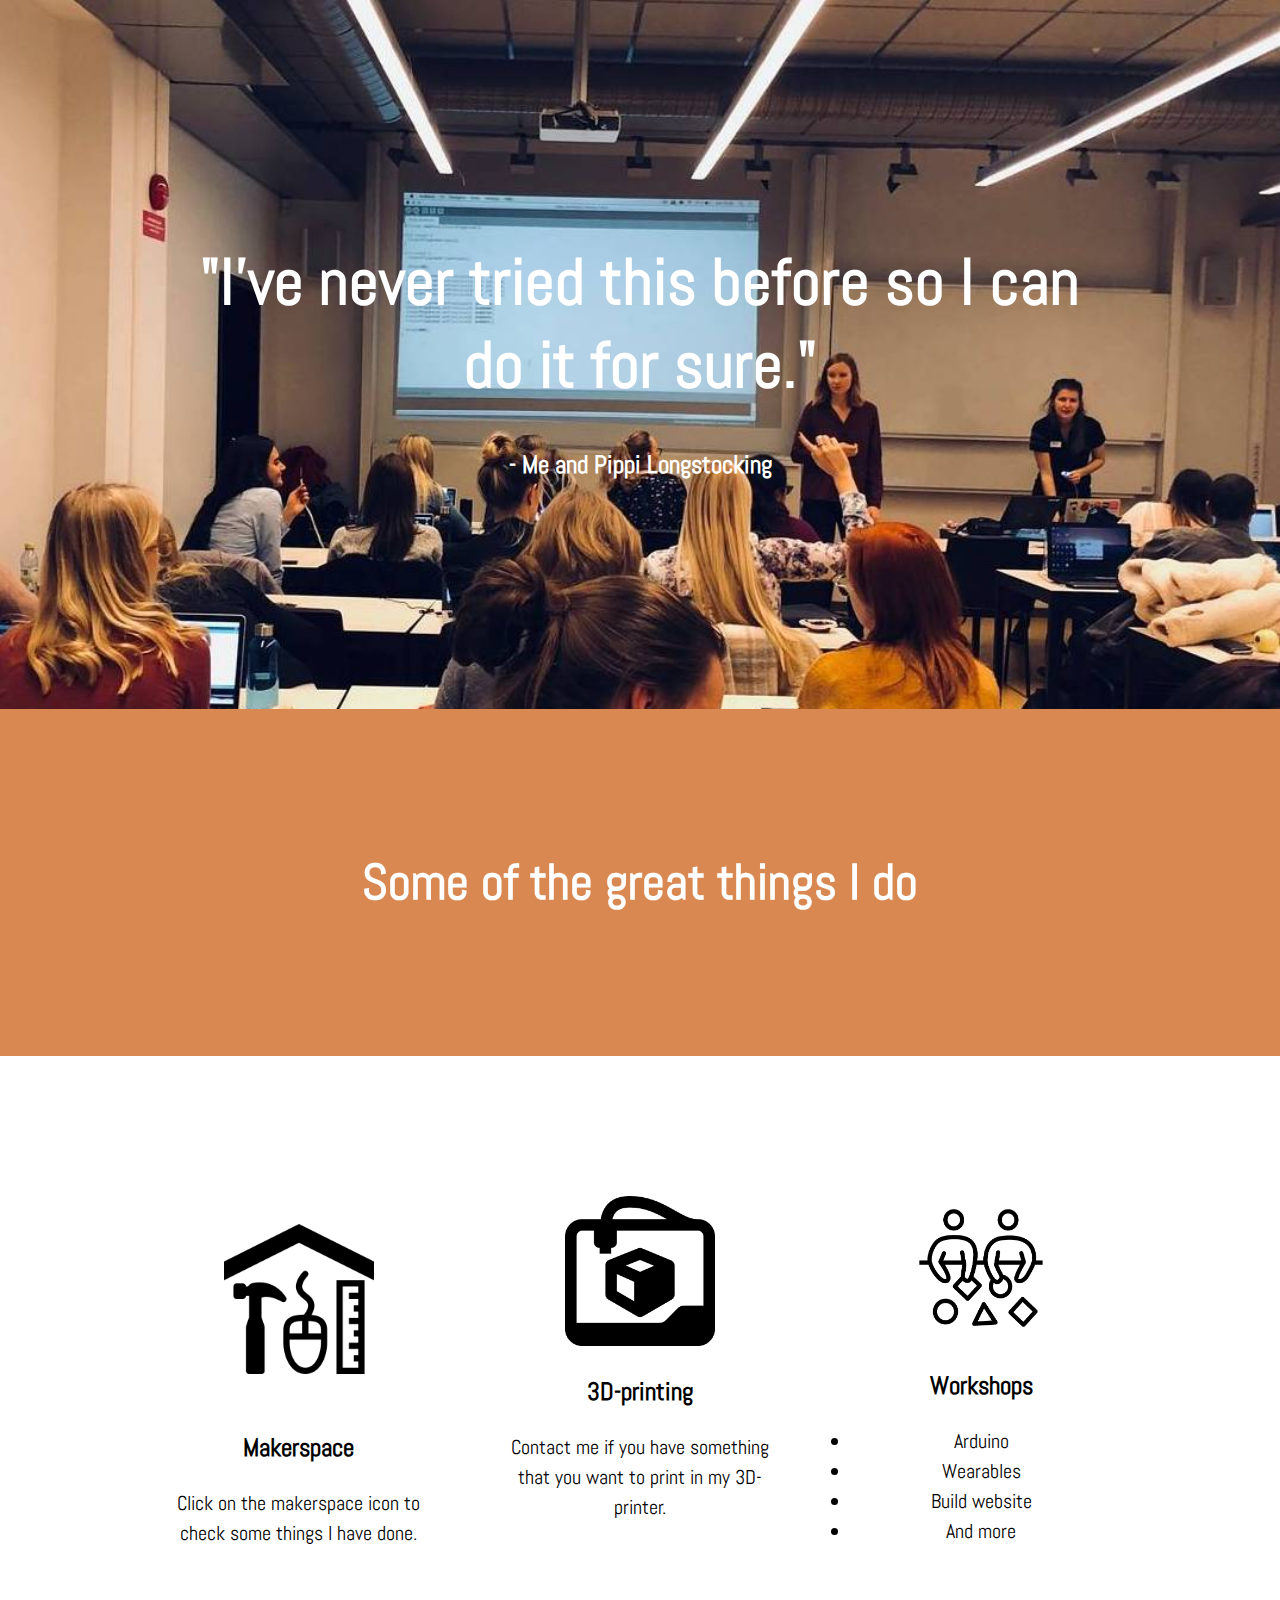
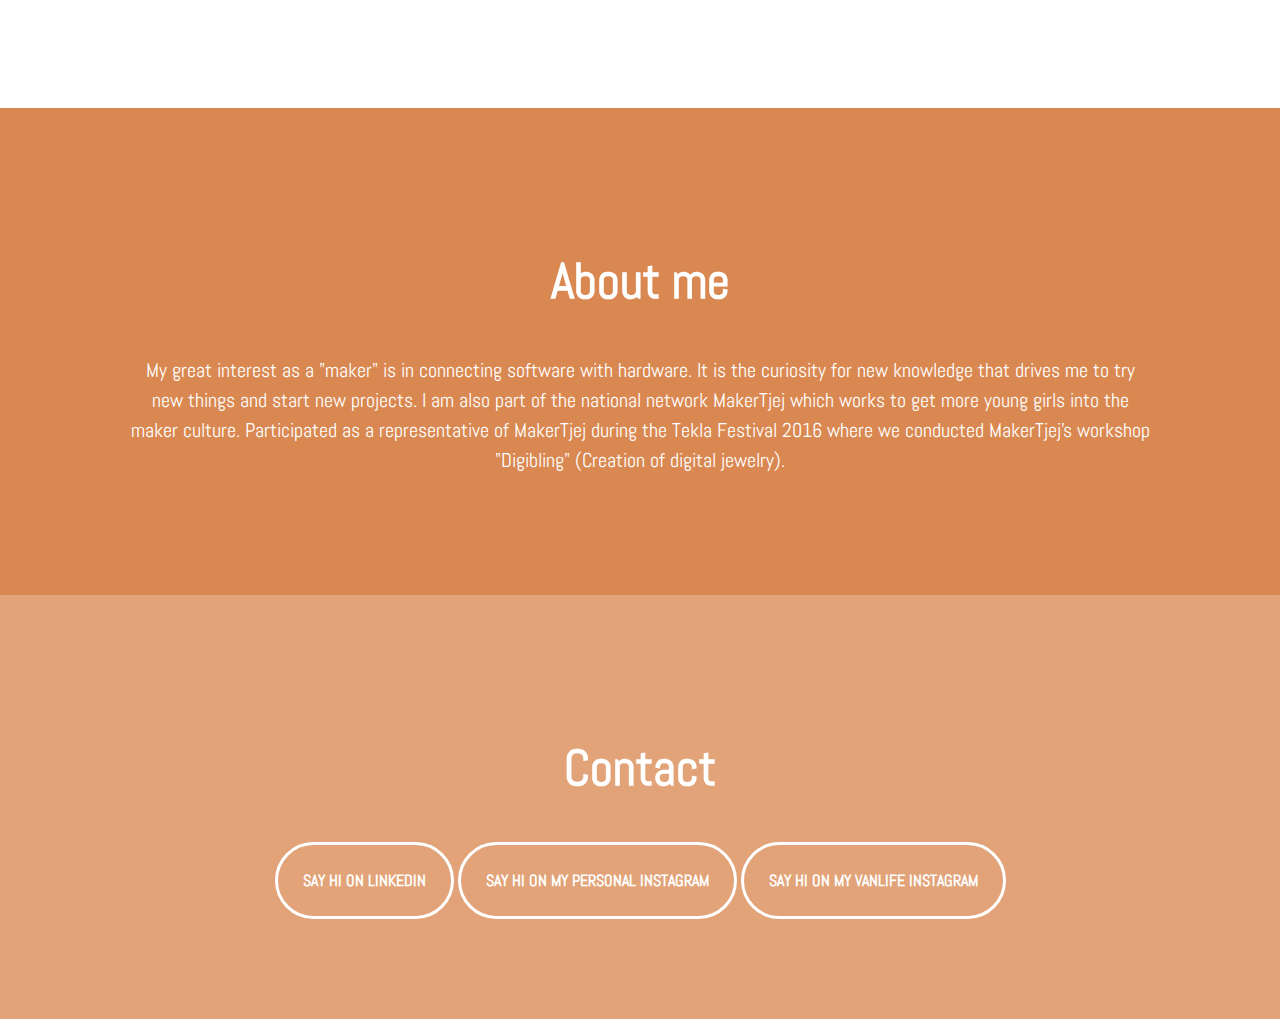
<file: index.html>
<!DOCTYPE html>

<!-- Yay! Idag bygger vi en företagssite. Några saker som kan vara bra innan du börjar
      är att veta två saker med det här dokumentet. 
      
      Du kommer att märka att vi använder en klass som heter container på alla sektioner 
      på den här sidan. Den styr själva grundstrukturen, dvs hur 
      bred varje sektion är, hur texten ska vara formaterad och sånt som är samma på alla 
      sektioner. 
      
      En annan nyhet är att vi använder en bakgrundsbild till toppen på sidan, det är ett 
      vanligt sätt när man vill ha text ovanpå en bild. Det som är lite annorlunda att denna 
      läggs in i CSS dokumentet och inte i html filen, precis som om du hade gjort en bakgrundsfärg 
      – så kika efter background-image så hittar du den där. 

      Lycka till! -->


<html lang="en">
<head>
  <meta charset="UTF-8">
  <meta name="viewport" content="width=device-width, initial-scale=1.0">
  <meta http-equiv="X-UA-Compatible" content="ie=edge">
  <link rel="stylesheet" href="style.css" type="text/css">
  <link rel='icon' href='favicon.ico' type='image/x-icon'/>
  <!--En font som vi denna gång hämtar från google fonts-->
  <link rel="preconnect" href="https://fonts.googleapis.com">    
  <link rel="preconnect" href="https://fonts.gstatic.com" crossorigin>
  <link href="https://fonts.googleapis.com/css2?family=Abel&display=swap" rel="stylesheet">
  <title>JuliaAnnaNilsson</title>
</head>

      <body>
            
            <!-- Här finns all html kod som har med toppen på sidan att göra, 
            - kom ihåg att du hittar bilden i css dokumentet -->

            <header>
                  <div class="containerheader">
                        <h1>"I've never tried this before so I can do it for sure." </h1> 
                        <p>- Me and Pippi Longstocking</p>
                  </div>
            </header>

            <!-- Här finns all html kod som har med dom tre iconerna att göra -->

            <section class="what-we-do">

                  <div class="great-things">
                        <h2>Some of the great things I do</h2>
                  </div>

                  <div class="container">  

                        <div class="icons">
                              <div class="icon">
                                    <a href="makerspace.html"><img src="./images/makerspace.png"></a>
                                    <h3>Makerspace</h3>
                                    <p>Click on the makerspace icon to check some things I have done.</p>
                              </div>

                              <div class="icon">
                                    <img src="./images/3dprint.png">
                                    <h3>3D-printing</h3>
                                    <p>Contact me if you have something that you want to print in my 3D-printer.</p>
                              </div>

                              <div class="icon">
                                    <img src="./images/workshop.png">
                                    <h3>Workshops</h3>
                                    <p>
                                          <li>Arduino</li>
                                          <li>Wearables</li>
                                          <li>Build website</li>
                                          <li>And more</li>
                                    </p>
                              </div>
                        </div>
                  </div>
            </section>

            <!-- Här finns all html kod som har med om oss sektionen att göra -->

            <section class="about-us">
                  <div class="container">
                        <h2>About me</h2>
                        <p>My great interest as a "maker" is in connecting software with hardware.
                              It is the curiosity for new knowledge that drives me to try new things and start new projects.
                              I am also part of the national network MakerTjej which works to get more young girls into the maker culture.
                              Participated as a representative of MakerTjej during the Tekla Festival 2016 where we conducted MakerTjej's workshop "Digibling" (Creation of digital jewelry).
                        </p>
                  </div>
            </section>

            <!-- Här kan du lägga till kod om du vill fylla i något i footern -->
            <footer>
                  <div class="container">
                        <h2>Contact</h2>
                        <a class="button" href="https://www.linkedin.com/in/julia-nilsson-4540544b/">Say hi on Linkedin</a>
      
                        <a class="button" href="https://www.instagram.com/juliaannanilsson/">Say hi on my personal Instagram</a>
            
                        <a class="button" href="https://www.instagram.com/enjoj.the.van/">Say hi on my vanlife Instagram</a>
                  </div>
            </footer>

      </body>

</html>
</file>
<file: style.css>
/* 
I det här dokumentet hittar du all styling för det här projektet, 
Det är en hel del css som du inte har lärt dig ännu. Bland annat använder vi något 
som heter flexbox eller display: flex för att skapa själva layouten, det behöver 
du inte bry dig om idag – det tar vi i morgon. 
*/

/* Här är styling som gäller för hela sidan */
body {
    font-family: 'Abel', sans-serif;
    margin: 0;
    text-align: center;
}

/* Här är styling som gäller för toppen på sidan */
header {
    background-image: url("./images/test_backgorund.jpg");
    background-repeat: no-repeat; /* Styr bilden */
    background-size: cover; /* Styr bilden */
    padding: 100px 0;
    /* filter: grayscale(100%);*/
}

/* Container klassen är en klass som vi återanvänder mycket i vår html, 
den gör att varje sektion blir 80% av sidan och att det blir samma padding över 
hela sidan. Den styr med andra ord väldigt mycket av grund layouten. 
Den behöver du inte ändra i så mycket om du inte vill ändra den övergripande strukturen */
.container {
    width: 80%;
    margin: 0 auto;
    padding: 100px 0;
}

.containerheader {
    width: 80%;
    margin: 0 auto;
    padding: 100px 0;
}

.containerheader p{
    font-size: 25px;
    font-weight: bold;
    color: white;
}

/* Här är styling som gäller för rubriker och text */
h1 {
    color: white;
    font-size: 65px;
    font-weight: 700;
    margin: 40px;
}

h2 {
    font-size: 50px;
}

h3 {
    font-size: 25px;
}

p {
    font-size: 20px;
    font-weight: 200;
    line-height: 1.5;
}

li {
    font-size: 20px;
    font-weight: 200;
    line-height: 1.5;
    /*color: black;*/
}



/* Styling för iconerna */
.icons {
    display: flex; /* Gör att dom lägger sig brevid varandra – men mer om detta i morgon. */
    justify-content: center;
    align-items: top;
}

.icon {
    margin: 40px;
    width: 33%;
}

.icon img {
    width: 150px;
}

/* Styling för about-us sektionen */
.about-us {
    background-color: #da8851;
    color: white;
}

.container a {
    color: white;
    border: white solid;
    border-radius: 40px; /* Gör att knappen får runda hörn */
    font-weight: 600;
    text-transform: uppercase;
    text-decoration: none;
    padding: 25px;
    display: inline-block;
}

.great-things{
    background-color: #da8851;
    padding: 100px 30px;
    color: white;
    text-align: center;
}

/* Styling för footern på sidan */
footer {
    background-color: #da8851c5;
    color: white;
}

.icon a:hover {
    background-color: #da8851c5;
  }
</file>
